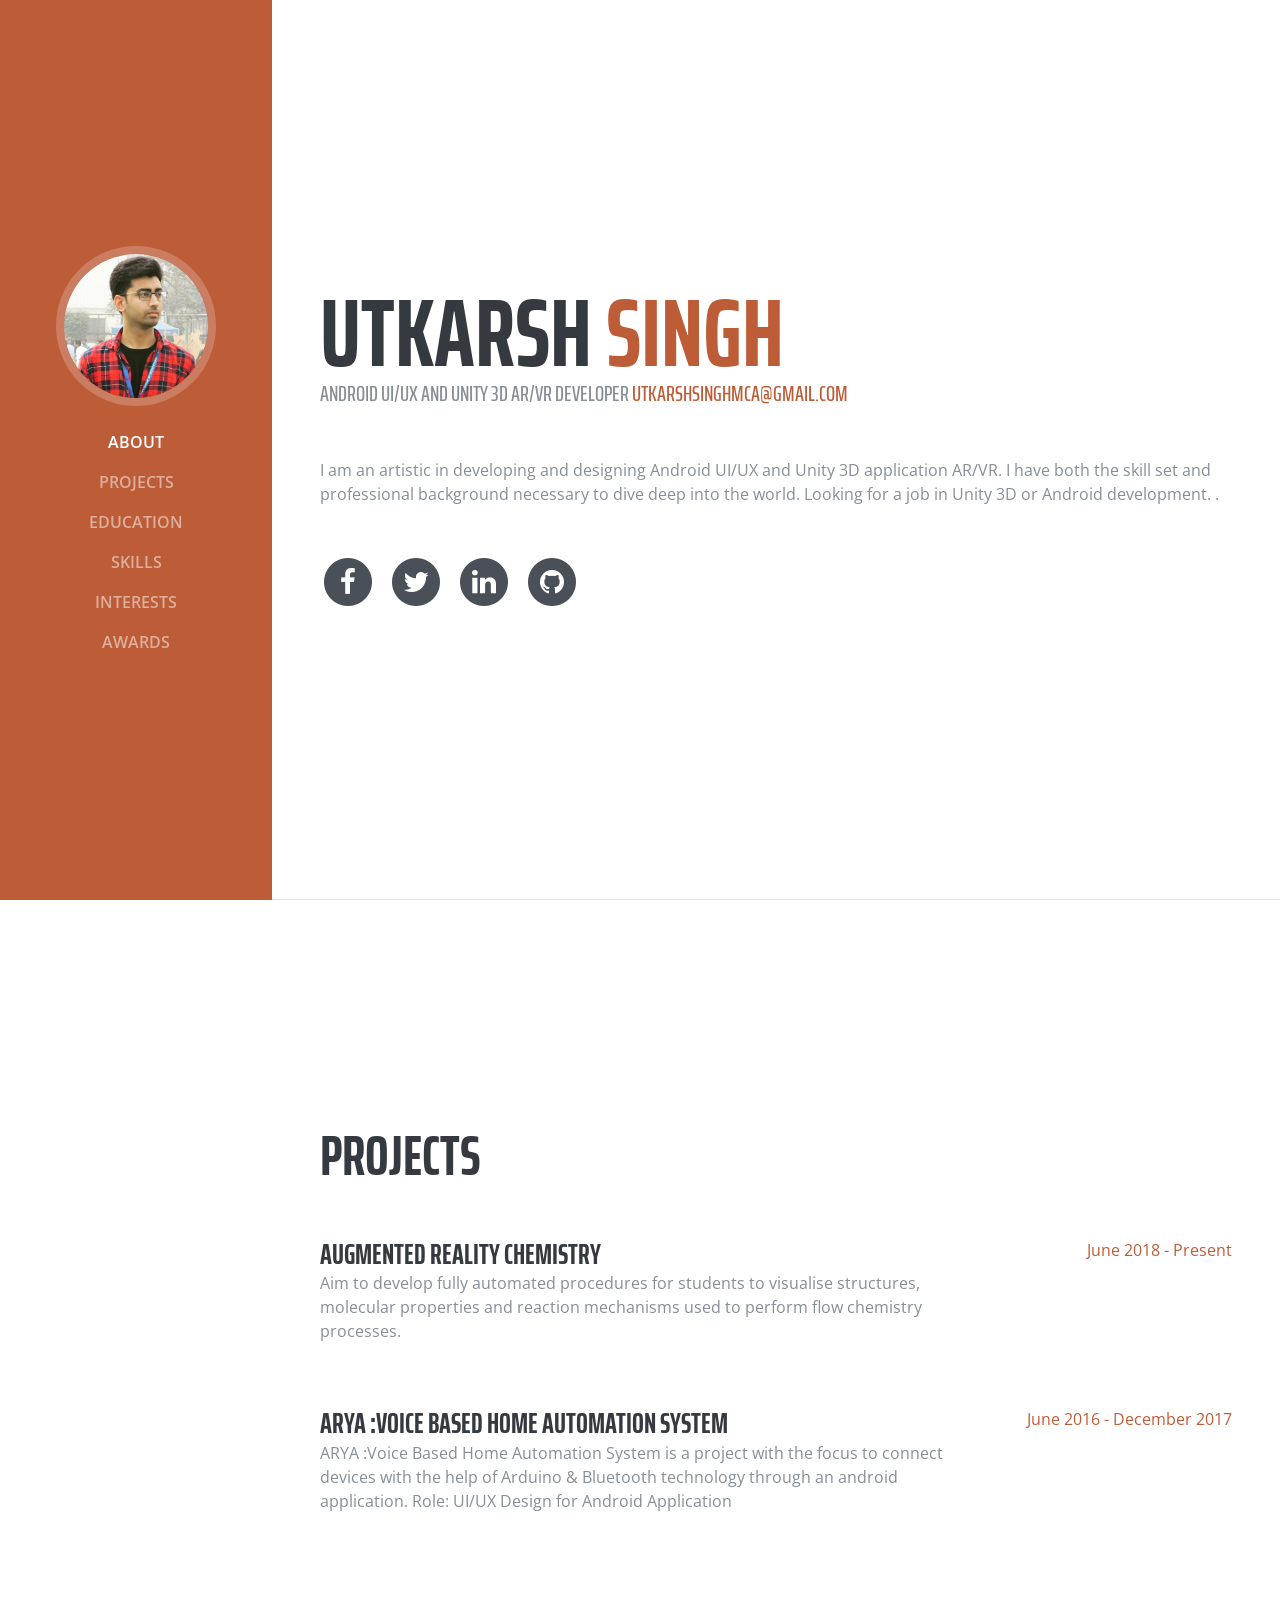
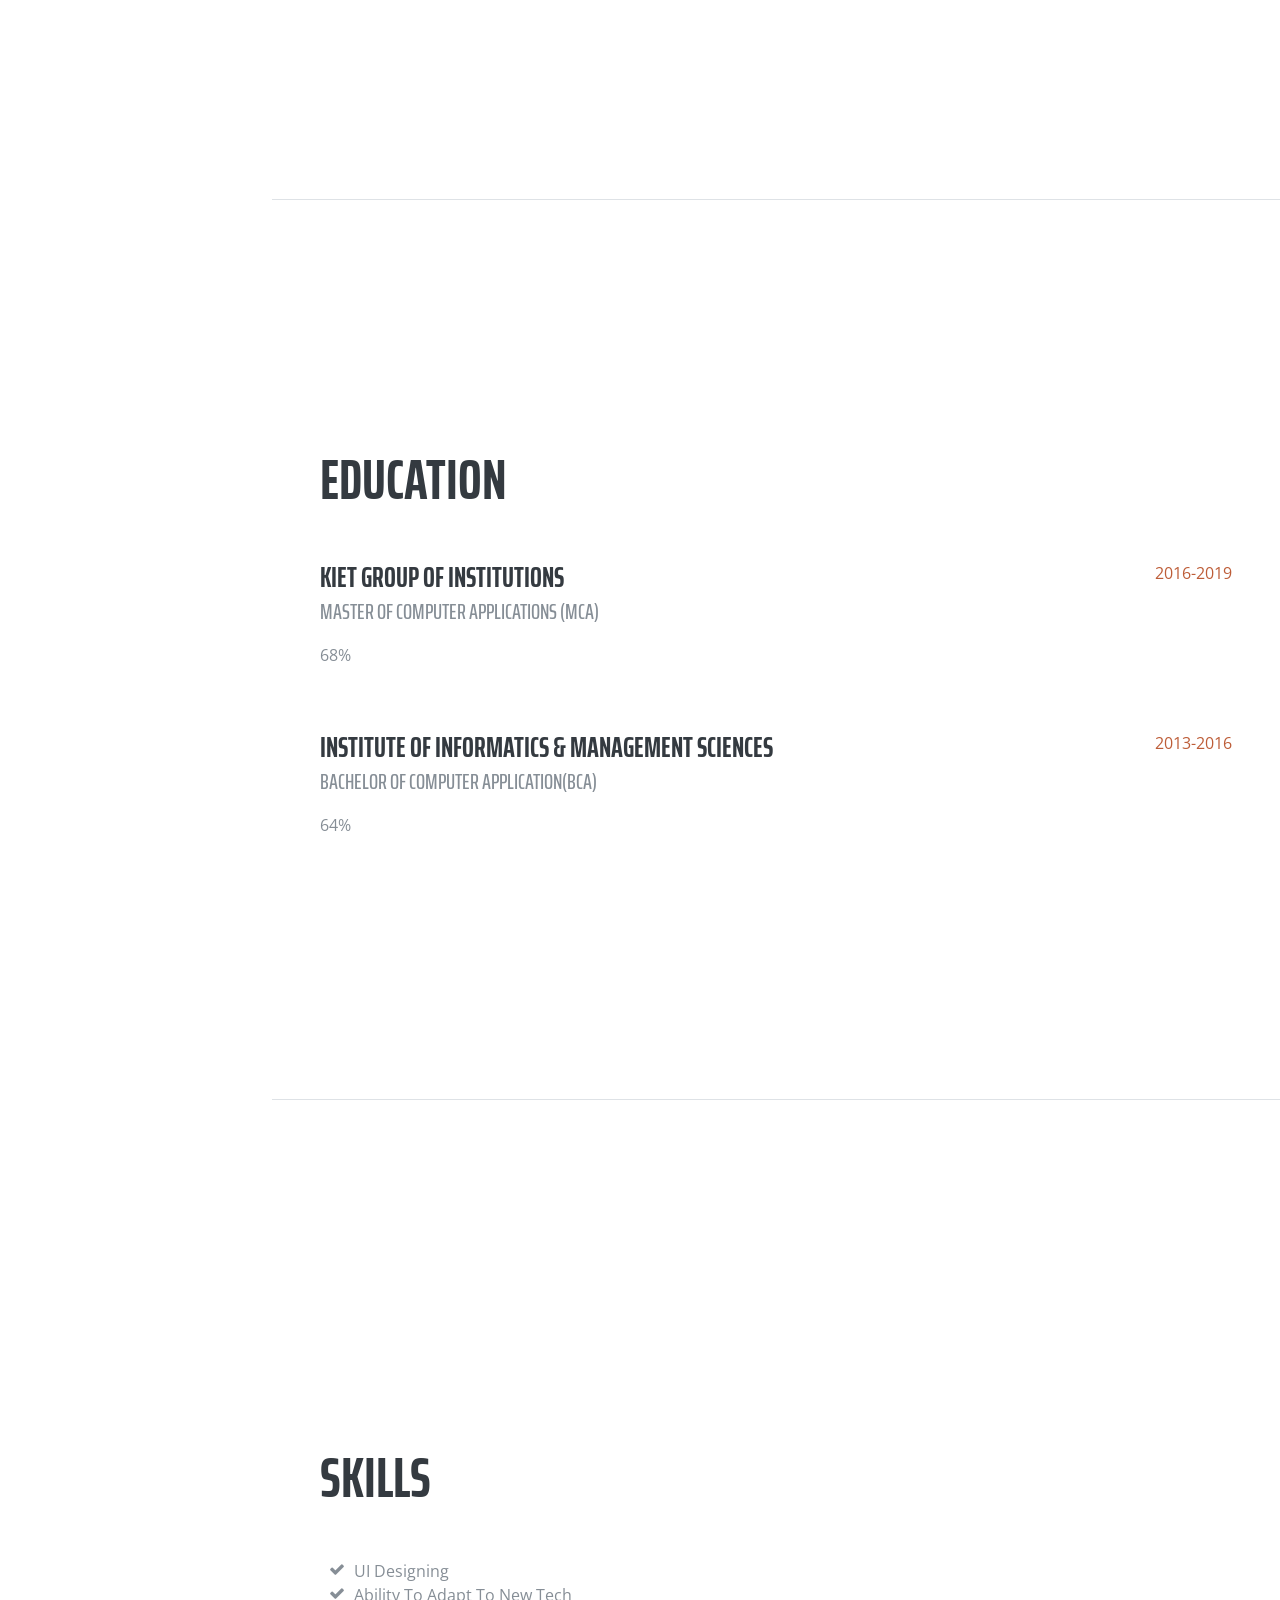
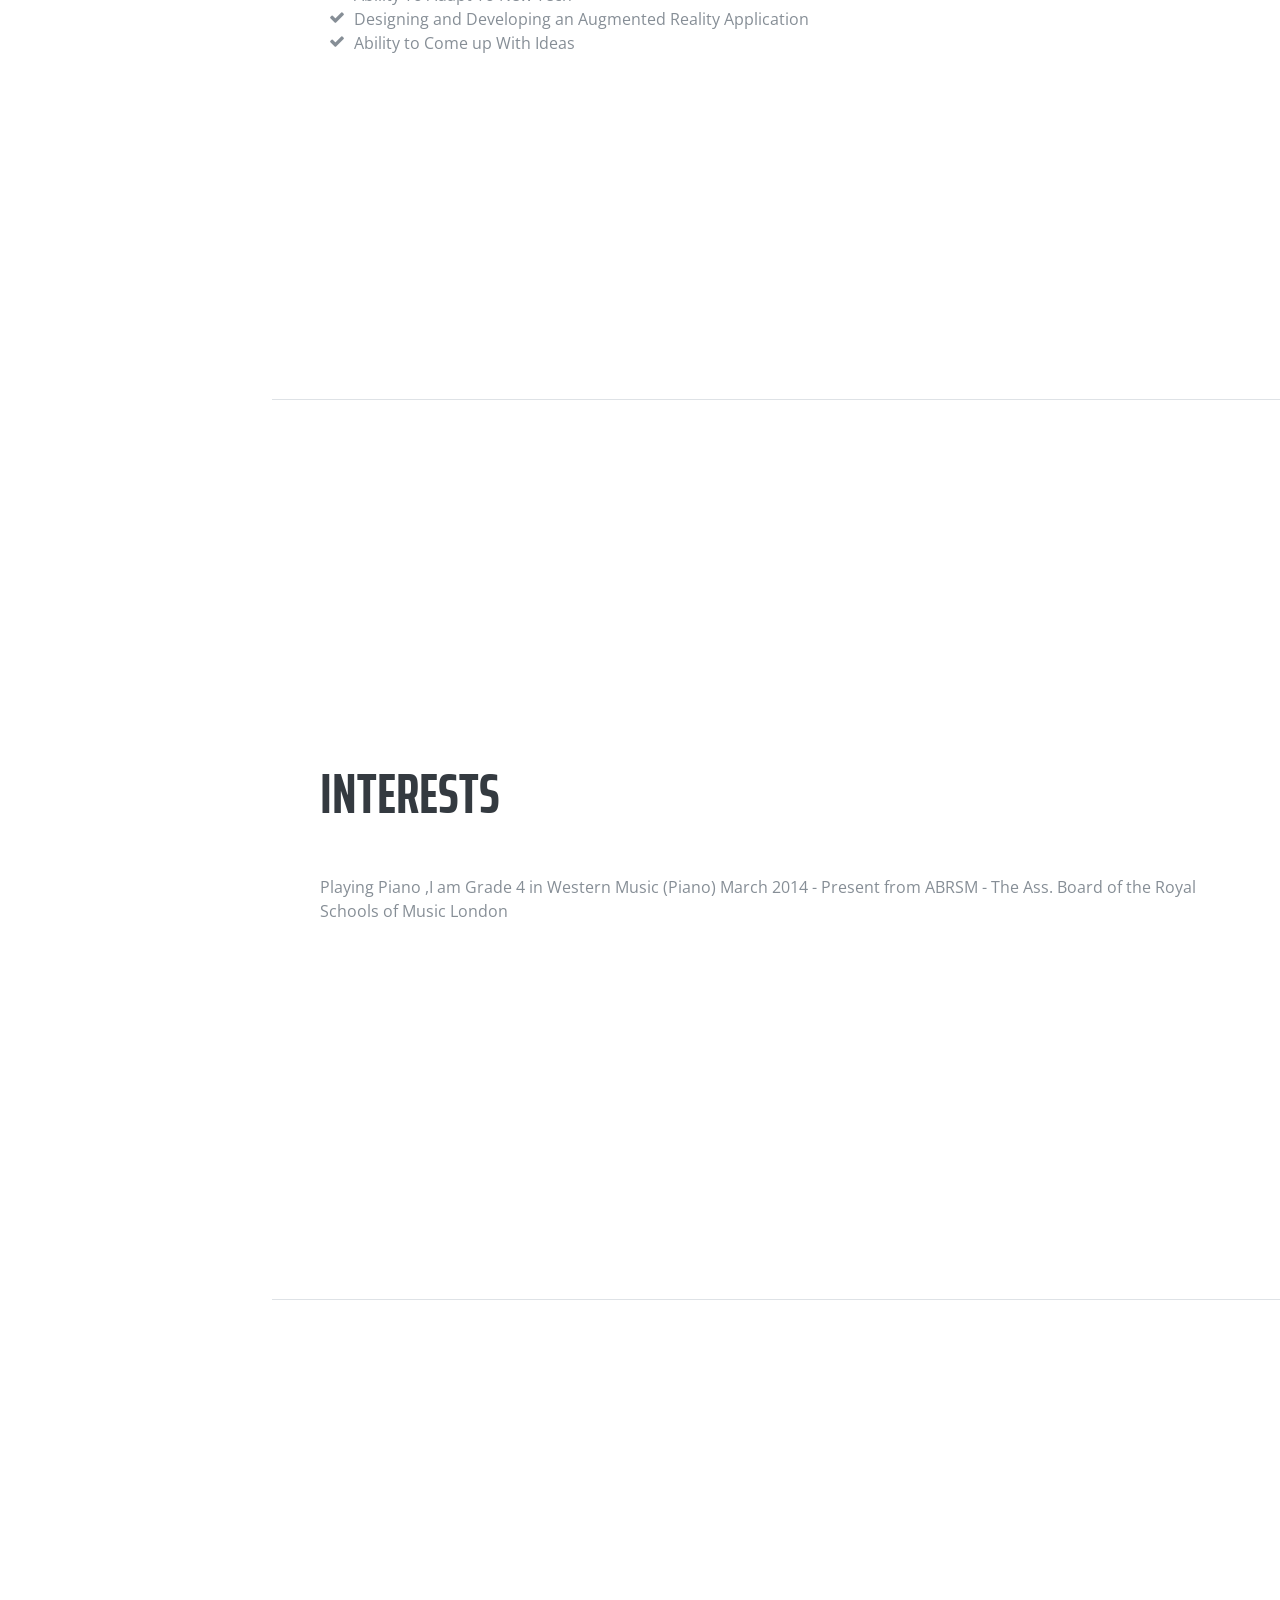
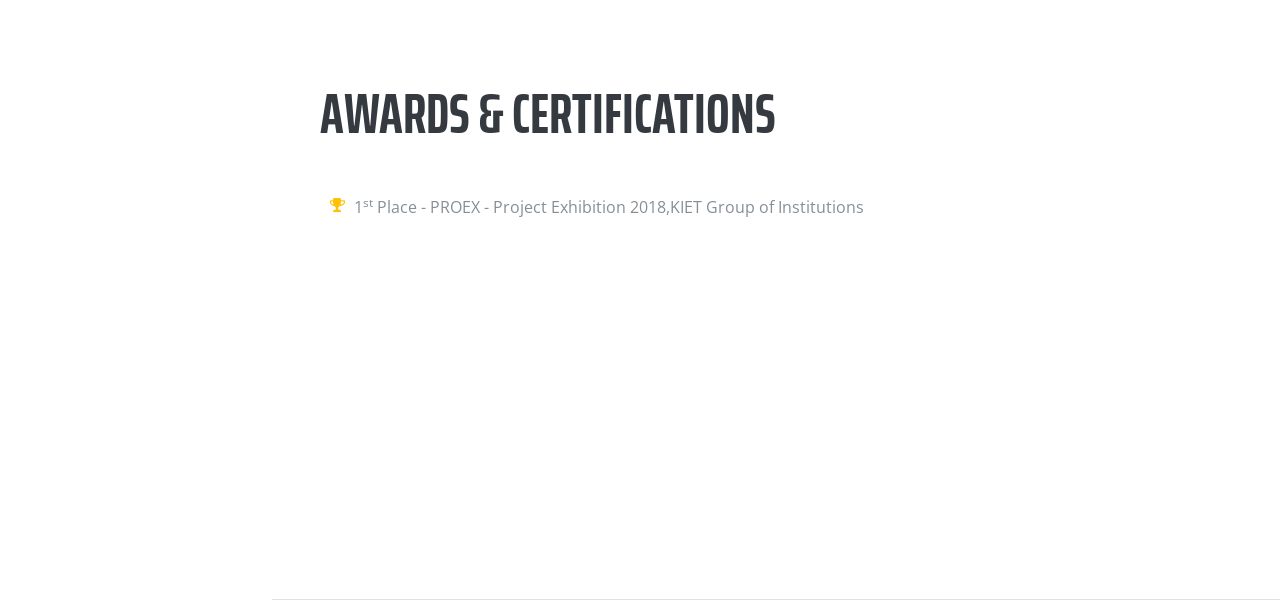
<file: Utkarsh/index.html>
<!DOCTYPE html>
<html lang="en">

  <head>

    <meta charset="utf-8">
    <meta name="viewport" content="width=device-width, initial-scale=1, shrink-to-fit=no">
    <meta name="description" content="">
    <meta name="author" content="">

    <title>Resume - Start Bootstrap Theme</title>

    <!-- Bootstrap core CSS -->
    <link href="vendor/bootstrap/css/bootstrap.min.css" rel="stylesheet">

    <!-- Custom fonts for this template -->
    <link href="https://fonts.googleapis.com/css?family=Saira+Extra+Condensed:100,200,300,400,500,600,700,800,900" rel="stylesheet">
    <link href="https://fonts.googleapis.com/css?family=Open+Sans:300,300i,400,400i,600,600i,700,700i,800,800i" rel="stylesheet">
    <link href="vendor/font-awesome/css/font-awesome.min.css" rel="stylesheet">
    <link href="vendor/devicons/css/devicons.min.css" rel="stylesheet">
    <link href="vendor/simple-line-icons/css/simple-line-icons.css" rel="stylesheet">

    <!-- Custom styles for this template -->
    <link href="css/resume.min.css" rel="stylesheet">

  </head>

  <body id="page-top">

    <nav class="navbar navbar-expand-lg navbar-dark bg-primary fixed-top" id="sideNav">
      <a class="navbar-brand js-scroll-trigger" href="#page-top">
        <span class="d-block d-lg-none">Start Bootstrap</span>
        <span class="d-none d-lg-block">
          <img class="img-fluid img-profile rounded-circle mx-auto mb-2" src="img/profile.jpg" alt="">
        </span>
      </a>
      <button class="navbar-toggler" type="button" data-toggle="collapse" data-target="#navbarSupportedContent" aria-controls="navbarSupportedContent" aria-expanded="false" aria-label="Toggle navigation">
        <span class="navbar-toggler-icon"></span>
      </button>
      <div class="collapse navbar-collapse" id="navbarSupportedContent">
        <ul class="navbar-nav">
          <li class="nav-item">
            <a class="nav-link js-scroll-trigger" href="#about">About</a>
          </li>
          <li class="nav-item">
            <a class="nav-link js-scroll-trigger" href="#experience">Projects</a>
          </li>
          <li class="nav-item">
            <a class="nav-link js-scroll-trigger" href="#education">Education</a>
          </li>
          <li class="nav-item">
            <a class="nav-link js-scroll-trigger" href="#skills">Skills</a>
          </li>
          <li class="nav-item">
            <a class="nav-link js-scroll-trigger" href="#interests">Interests</a>
          </li>
          <li class="nav-item">
            <a class="nav-link js-scroll-trigger" href="#awards">Awards</a>
          </li>
        </ul>
      </div>
    </nav>

    <div class="container-fluid p-0">

      <section class="resume-section p-3 p-lg-5 d-flex d-column" id="about">
        <div class="my-auto">
          <h1 class="mb-0">UTKARSH
            <span class="text-primary">SINGH</span>
          </h1>
          <div class="subheading mb-5">Android UI/UX and Unity 3D AR/VR Developer
            <a href="mailto:name@email.com">utkarshsinghmca@gmail.com</a>
          </div>
          <p class="mb-5">I am an artistic in developing and designing Android UI/UX and Unity 3D application AR/VR. I have both the skill set and professional background
necessary to dive deep into the world. Looking for a job in Unity 3D or Android development..</p>
          <ul class="list-inline list-social-icons mb-0">
            <li class="list-inline-item">
              <a href="https://www.facebook.com/utkarshsinghpianist">
                <span class="fa-stack fa-lg">
                  <i class="fa fa-circle fa-stack-2x"></i>
                  <i class="fa fa-facebook fa-stack-1x fa-inverse"></i>
                </span>
              </a>
            </li>
            <li class="list-inline-item">
              <a href="https://twitter.com/Utkarsh__Singh">
                <span class="fa-stack fa-lg">
                  <i class="fa fa-circle fa-stack-2x"></i>
                  <i class="fa fa-twitter fa-stack-1x fa-inverse"></i>
                </span>
              </a>
            </li>
            <li class="list-inline-item">
              <a href="https://www.linkedin.com/in/utkarshsinghmca/">
                <span class="fa-stack fa-lg">
                  <i class="fa fa-circle fa-stack-2x"></i>
                  <i class="fa fa-linkedin fa-stack-1x fa-inverse"></i>
                </span>
              </a>
            </li>
            <li class="list-inline-item">
              <a href="https://github.com/Utkarshsinghmca">
                <span class="fa-stack fa-lg">
                  <i class="fa fa-circle fa-stack-2x"></i>
                  <i class="fa fa-github fa-stack-1x fa-inverse"></i>
                </span>
              </a>
            </li>
          </ul>
        </div>
      </section>

      <section class="resume-section p-3 p-lg-5 d-flex flex-column" id="experience">
        <div class="my-auto">
          <h2 class="mb-5">Projects</h2>

          <div class="resume-item d-flex flex-column flex-md-row mb-5">
            <div class="resume-content mr-auto">
              <h3 class="mb-0">Augmented Reality Chemistry</h3>
              
              <p>Aim to develop fully automated procedures for students to visualise structures, molecular properties and reaction mechanisms used to
perform flow chemistry processes.</p>
            </div>
            <div class="resume-date text-md-right">
              <span class="text-primary">June 2018 - Present</span>
            </div>
          </div>

          <div class="resume-item d-flex flex-column flex-md-row mb-5">
            <div class="resume-content mr-auto">
              <h3 class="mb-0">ARYA :Voice Based Home Automation System</h3>
              
              <p>ARYA :Voice Based Home Automation System is a project with the focus to connect devices with the help of Arduino & Bluetooth
technology through an android application.
Role: UI/UX Design for Android Application</p>
            </div>
            <div class="resume-date text-md-right">
              <span class="text-primary">June 2016 - December 2017</span>
            </div>
          </div>

        

          

        </div>

      </section>

      <section class="resume-section p-3 p-lg-5 d-flex flex-column" id="education">
        <div class="my-auto">
          <h2 class="mb-5">Education</h2>

          <div class="resume-item d-flex flex-column flex-md-row mb-5">
            <div class="resume-content mr-auto">
              <h3 class="mb-0">KIET Group of Institutions</h3>
              <div class="subheading mb-3">Master of Computer Applications (MCA)</div>
              <p>68%</p>
            </div>
            <div class="resume-date text-md-right">
              <span class="text-primary">2016-2019</span>
            </div>
          </div>

          <div class="resume-item d-flex flex-column flex-md-row">
            <div class="resume-content mr-auto">
              <h3 class="mb-0">Institute of Informatics & Management Sciences</h3>
              <div class="subheading mb-3">Bachelor of Computer Application(BCA)</div>
              <p>64%</p>
            </div>
            <div class="resume-date text-md-right">
              <span class="text-primary">2013-2016</span>
            </div>
          </div>

        </div>
      </section>

      <section class="resume-section p-3 p-lg-5 d-flex flex-column" id="skills">
        <div class="my-auto">
          <h2 class="mb-5">Skills</h2>

         

          <div class="subheading mb-3"></div>
          <ul class="fa-ul mb-0">
            <li>
              <i class="fa-li fa fa-check"></i>
              UI Designing
</li>
            <li>
              <i class="fa-li fa fa-check"></i>
             Ability To Adapt To New Tech
</li>
            <li>
              <i class="fa-li fa fa-check"></i>
              Designing and Developing an Augmented Reality Application
</li>
            <li>
              <i class="fa-li fa fa-check"></i>
             Ability to Come up With Ideas</li>
          </ul>
        </div>
      </section>

      <section class="resume-section p-3 p-lg-5 d-flex flex-column" id="interests">
        <div class="my-auto">
          <h2 class="mb-5">Interests</h2>
          <p>Playing Piano
,I am Grade 4 in Western Music (Piano)
March 2014 - Present from
ABRSM - The Ass. Board of the Royal Schools of Music London</p>
         </div>
      </section>

      <section class="resume-section p-3 p-lg-5 d-flex flex-column" id="awards">
        <div class="my-auto">
          <h2 class="mb-5">Awards &amp; Certifications</h2>
          <ul class="fa-ul mb-0">
            
            <li>
              <i class="fa-li fa fa-trophy text-warning"></i>
              1<sup>st</sup>
              Place - PROEX - Project Exhibition 2018,KIET Group of Institutions</li>
            <li>
           
          </ul>
        </div>
      </section>

    </div>

    <!-- Bootstrap core JavaScript -->
    <script src="vendor/jquery/jquery.min.js"></script>
    <script src="vendor/bootstrap/js/bootstrap.bundle.min.js"></script>

    <!-- Plugin JavaScript -->
    <script src="vendor/jquery-easing/jquery.easing.min.js"></script>

    <!-- Custom scripts for this template -->
    <script src="js/resume.min.js"></script>

  </body>

</html>
</file>
<file: Utkarsh/vendor/simple-line-icons/css/simple-line-icons.css>
@font-face {
  font-family: 'simple-line-icons';
  src: url('../fonts/Simple-Line-Icons.eot?v=2.4.0');
  src: url('../fonts/Simple-Line-Icons.eot?v=2.4.0#iefix') format('embedded-opentype'), url('../fonts/Simple-Line-Icons.woff2?v=2.4.0') format('woff2'), url('../fonts/Simple-Line-Icons.ttf?v=2.4.0') format('truetype'), url('../fonts/Simple-Line-Icons.woff?v=2.4.0') format('woff'), url('../fonts/Simple-Line-Icons.svg?v=2.4.0#simple-line-icons') format('svg');
  font-weight: normal;
  font-style: normal;
}
/*
 Use the following CSS code if you want to have a class per icon.
 Instead of a list of all class selectors, you can use the generic [class*="icon-"] selector, but it's slower:
*/
.icon-user,
.icon-people,
.icon-user-female,
.icon-user-follow,
.icon-user-following,
.icon-user-unfollow,
.icon-login,
.icon-logout,
.icon-emotsmile,
.icon-phone,
.icon-call-end,
.icon-call-in,
.icon-call-out,
.icon-map,
.icon-location-pin,
.icon-direction,
.icon-directions,
.icon-compass,
.icon-layers,
.icon-menu,
.icon-list,
.icon-options-vertical,
.icon-options,
.icon-arrow-down,
.icon-arrow-left,
.icon-arrow-right,
.icon-arrow-up,
.icon-arrow-up-circle,
.icon-arrow-left-circle,
.icon-arrow-right-circle,
.icon-arrow-down-circle,
.icon-check,
.icon-clock,
.icon-plus,
.icon-minus,
.icon-close,
.icon-event,
.icon-exclamation,
.icon-organization,
.icon-trophy,
.icon-screen-smartphone,
.icon-screen-desktop,
.icon-plane,
.icon-notebook,
.icon-mustache,
.icon-mouse,
.icon-magnet,
.icon-energy,
.icon-disc,
.icon-cursor,
.icon-cursor-move,
.icon-crop,
.icon-chemistry,
.icon-speedometer,
.icon-shield,
.icon-screen-tablet,
.icon-magic-wand,
.icon-hourglass,
.icon-graduation,
.icon-ghost,
.icon-game-controller,
.icon-fire,
.icon-eyeglass,
.icon-envelope-open,
.icon-envelope-letter,
.icon-bell,
.icon-badge,
.icon-anchor,
.icon-wallet,
.icon-vector,
.icon-speech,
.icon-puzzle,
.icon-printer,
.icon-present,
.icon-playlist,
.icon-pin,
.icon-picture,
.icon-handbag,
.icon-globe-alt,
.icon-globe,
.icon-folder-alt,
.icon-folder,
.icon-film,
.icon-feed,
.icon-drop,
.icon-drawer,
.icon-docs,
.icon-doc,
.icon-diamond,
.icon-cup,
.icon-calculator,
.icon-bubbles,
.icon-briefcase,
.icon-book-open,
.icon-basket-loaded,
.icon-basket,
.icon-bag,
.icon-action-undo,
.icon-action-redo,
.icon-wrench,
.icon-umbrella,
.icon-trash,
.icon-tag,
.icon-support,
.icon-frame,
.icon-size-fullscreen,
.icon-size-actual,
.icon-shuffle,
.icon-share-alt,
.icon-share,
.icon-rocket,
.icon-question,
.icon-pie-chart,
.icon-pencil,
.icon-note,
.icon-loop,
.icon-home,
.icon-grid,
.icon-graph,
.icon-microphone,
.icon-music-tone-alt,
.icon-music-tone,
.icon-earphones-alt,
.icon-earphones,
.icon-equalizer,
.icon-like,
.icon-dislike,
.icon-control-start,
.icon-control-rewind,
.icon-control-play,
.icon-control-pause,
.icon-control-forward,
.icon-control-end,
.icon-volume-1,
.icon-volume-2,
.icon-volume-off,
.icon-calendar,
.icon-bulb,
.icon-chart,
.icon-ban,
.icon-bubble,
.icon-camrecorder,
.icon-camera,
.icon-cloud-download,
.icon-cloud-upload,
.icon-envelope,
.icon-eye,
.icon-flag,
.icon-heart,
.icon-info,
.icon-key,
.icon-link,
.icon-lock,
.icon-lock-open,
.icon-magnifier,
.icon-magnifier-add,
.icon-magnifier-remove,
.icon-paper-clip,
.icon-paper-plane,
.icon-power,
.icon-refresh,
.icon-reload,
.icon-settings,
.icon-star,
.icon-symbol-female,
.icon-symbol-male,
.icon-target,
.icon-credit-card,
.icon-paypal,
.icon-social-tumblr,
.icon-social-twitter,
.icon-social-facebook,
.icon-social-instagram,
.icon-social-linkedin,
.icon-social-pinterest,
.icon-social-github,
.icon-social-google,
.icon-social-reddit,
.icon-social-skype,
.icon-social-dribbble,
.icon-social-behance,
.icon-social-foursqare,
.icon-social-soundcloud,
.icon-social-spotify,
.icon-social-stumbleupon,
.icon-social-youtube,
.icon-social-dropbox,
.icon-social-vkontakte,
.icon-social-steam {
  font-family: 'simple-line-icons';
  speak: none;
  font-style: normal;
  font-weight: normal;
  font-variant: normal;
  text-transform: none;
  line-height: 1;
  /* Better Font Rendering =========== */
  -webkit-font-smoothing: antialiased;
  -moz-osx-font-smoothing: grayscale;
}
.icon-user:before {
  content: "\e005";
}
.icon-people:before {
  content: "\e001";
}
.icon-user-female:before {
  content: "\e000";
}
.icon-user-follow:before {
  content: "\e002";
}
.icon-user-following:before {
  content: "\e003";
}
.icon-user-unfollow:before {
  content: "\e004";
}
.icon-login:before {
  content: "\e066";
}
.icon-logout:before {
  content: "\e065";
}
.icon-emotsmile:before {
  content: "\e021";
}
.icon-phone:before {
  content: "\e600";
}
.icon-call-end:before {
  content: "\e048";
}
.icon-call-in:before {
  content: "\e047";
}
.icon-call-out:before {
  content: "\e046";
}
.icon-map:before {
  content: "\e033";
}
.icon-location-pin:before {
  content: "\e096";
}
.icon-direction:before {
  content: "\e042";
}
.icon-directions:before {
  content: "\e041";
}
.icon-compass:before {
  content: "\e045";
}
.icon-layers:before {
  content: "\e034";
}
.icon-menu:before {
  content: "\e601";
}
.icon-list:before {
  content: "\e067";
}
.icon-options-vertical:before {
  content: "\e602";
}
.icon-options:before {
  content: "\e603";
}
.icon-arrow-down:before {
  content: "\e604";
}
.icon-arrow-left:before {
  content: "\e605";
}
.icon-arrow-right:before {
  content: "\e606";
}
.icon-arrow-up:before {
  content: "\e607";
}
.icon-arrow-up-circle:before {
  content: "\e078";
}
.icon-arrow-left-circle:before {
  content: "\e07a";
}
.icon-arrow-right-circle:before {
  content: "\e079";
}
.icon-arrow-down-circle:before {
  content: "\e07b";
}
.icon-check:before {
  content: "\e080";
}
.icon-clock:before {
  content: "\e081";
}
.icon-plus:before {
  content: "\e095";
}
.icon-minus:before {
  content: "\e615";
}
.icon-close:before {
  content: "\e082";
}
.icon-event:before {
  content: "\e619";
}
.icon-exclamation:before {
  content: "\e617";
}
.icon-organization:before {
  content: "\e616";
}
.icon-trophy:before {
  content: "\e006";
}
.icon-screen-smartphone:before {
  content: "\e010";
}
.icon-screen-desktop:before {
  content: "\e011";
}
.icon-plane:before {
  content: "\e012";
}
.icon-notebook:before {
  content: "\e013";
}
.icon-mustache:before {
  content: "\e014";
}
.icon-mouse:before {
  content: "\e015";
}
.icon-magnet:before {
  content: "\e016";
}
.icon-energy:before {
  content: "\e020";
}
.icon-disc:before {
  content: "\e022";
}
.icon-cursor:before {
  content: "\e06e";
}
.icon-cursor-move:before {
  content: "\e023";
}
.icon-crop:before {
  content: "\e024";
}
.icon-chemistry:before {
  content: "\e026";
}
.icon-speedometer:before {
  content: "\e007";
}
.icon-shield:before {
  content: "\e00e";
}
.icon-screen-tablet:before {
  content: "\e00f";
}
.icon-magic-wand:before {
  content: "\e017";
}
.icon-hourglass:before {
  content: "\e018";
}
.icon-graduation:before {
  content: "\e019";
}
.icon-ghost:before {
  content: "\e01a";
}
.icon-game-controller:before {
  content: "\e01b";
}
.icon-fire:before {
  content: "\e01c";
}
.icon-eyeglass:before {
  content: "\e01d";
}
.icon-envelope-open:before {
  content: "\e01e";
}
.icon-envelope-letter:before {
  content: "\e01f";
}
.icon-bell:before {
  content: "\e027";
}
.icon-badge:before {
  content: "\e028";
}
.icon-anchor:before {
  content: "\e029";
}
.icon-wallet:before {
  content: "\e02a";
}
.icon-vector:before {
  content: "\e02b";
}
.icon-speech:before {
  content: "\e02c";
}
.icon-puzzle:before {
  content: "\e02d";
}
.icon-printer:before {
  content: "\e02e";
}
.icon-present:before {
  content: "\e02f";
}
.icon-playlist:before {
  content: "\e030";
}
.icon-pin:before {
  content: "\e031";
}
.icon-picture:before {
  content: "\e032";
}
.icon-handbag:before {
  content: "\e035";
}
.icon-globe-alt:before {
  content: "\e036";
}
.icon-globe:before {
  content: "\e037";
}
.icon-folder-alt:before {
  content: "\e039";
}
.icon-folder:before {
  content: "\e089";
}
.icon-film:before {
  content: "\e03a";
}
.icon-feed:before {
  content: "\e03b";
}
.icon-drop:before {
  content: "\e03e";
}
.icon-drawer:before {
  content: "\e03f";
}
.icon-docs:before {
  content: "\e040";
}
.icon-doc:before {
  content: "\e085";
}
.icon-diamond:before {
  content: "\e043";
}
.icon-cup:before {
  content: "\e044";
}
.icon-calculator:before {
  content: "\e049";
}
.icon-bubbles:before {
  content: "\e04a";
}
.icon-briefcase:before {
  content: "\e04b";
}
.icon-book-open:before {
  content: "\e04c";
}
.icon-basket-loaded:before {
  content: "\e04d";
}
.icon-basket:before {
  content: "\e04e";
}
.icon-bag:before {
  content: "\e04f";
}
.icon-action-undo:before {
  content: "\e050";
}
.icon-action-redo:before {
  content: "\e051";
}
.icon-wrench:before {
  content: "\e052";
}
.icon-umbrella:before {
  content: "\e053";
}
.icon-trash:before {
  content: "\e054";
}
.icon-tag:before {
  content: "\e055";
}
.icon-support:before {
  content: "\e056";
}
.icon-frame:before {
  content: "\e038";
}
.icon-size-fullscreen:before {
  content: "\e057";
}
.icon-size-actual:before {
  content: "\e058";
}
.icon-shuffle:before {
  content: "\e059";
}
.icon-share-alt:before {
  content: "\e05a";
}
.icon-share:before {
  content: "\e05b";
}
.icon-rocket:before {
  content: "\e05c";
}
.icon-question:before {
  content: "\e05d";
}
.icon-pie-chart:before {
  content: "\e05e";
}
.icon-pencil:before {
  content: "\e05f";
}
.icon-note:before {
  content: "\e060";
}
.icon-loop:before {
  content: "\e064";
}
.icon-home:before {
  content: "\e069";
}
.icon-grid:before {
  content: "\e06a";
}
.icon-graph:before {
  content: "\e06b";
}
.icon-microphone:before {
  content: "\e063";
}
.icon-music-tone-alt:before {
  content: "\e061";
}
.icon-music-tone:before {
  content: "\e062";
}
.icon-earphones-alt:before {
  content: "\e03c";
}
.icon-earphones:before {
  content: "\e03d";
}
.icon-equalizer:before {
  content: "\e06c";
}
.icon-like:before {
  content: "\e068";
}
.icon-dislike:before {
  content: "\e06d";
}
.icon-control-start:before {
  content: "\e06f";
}
.icon-control-rewind:before {
  content: "\e070";
}
.icon-control-play:before {
  content: "\e071";
}
.icon-control-pause:before {
  content: "\e072";
}
.icon-control-forward:before {
  content: "\e073";
}
.icon-control-end:before {
  content: "\e074";
}
.icon-volume-1:before {
  content: "\e09f";
}
.icon-volume-2:before {
  content: "\e0a0";
}
.icon-volume-off:before {
  content: "\e0a1";
}
.icon-calendar:before {
  content: "\e075";
}
.icon-bulb:before {
  content: "\e076";
}
.icon-chart:before {
  content: "\e077";
}
.icon-ban:before {
  content: "\e07c";
}
.icon-bubble:before {
  content: "\e07d";
}
.icon-camrecorder:before {
  content: "\e07e";
}
.icon-camera:before {
  content: "\e07f";
}
.icon-cloud-download:before {
  content: "\e083";
}
.icon-cloud-upload:before {
  content: "\e084";
}
.icon-envelope:before {
  content: "\e086";
}
.icon-eye:before {
  content: "\e087";
}
.icon-flag:before {
  content: "\e088";
}
.icon-heart:before {
  content: "\e08a";
}
.icon-info:before {
  content: "\e08b";
}
.icon-key:before {
  content: "\e08c";
}
.icon-link:before {
  content: "\e08d";
}
.icon-lock:before {
  content: "\e08e";
}
.icon-lock-open:before {
  content: "\e08f";
}
.icon-magnifier:before {
  content: "\e090";
}
.icon-magnifier-add:before {
  content: "\e091";
}
.icon-magnifier-remove:before {
  content: "\e092";
}
.icon-paper-clip:before {
  content: "\e093";
}
.icon-paper-plane:before {
  content: "\e094";
}
.icon-power:before {
  content: "\e097";
}
.icon-refresh:before {
  content: "\e098";
}
.icon-reload:before {
  content: "\e099";
}
.icon-settings:before {
  content: "\e09a";
}
.icon-star:before {
  content: "\e09b";
}
.icon-symbol-female:before {
  content: "\e09c";
}
.icon-symbol-male:before {
  content: "\e09d";
}
.icon-target:before {
  content: "\e09e";
}
.icon-credit-card:before {
  content: "\e025";
}
.icon-paypal:before {
  content: "\e608";
}
.icon-social-tumblr:before {
  content: "\e00a";
}
.icon-social-twitter:before {
  content: "\e009";
}
.icon-social-facebook:before {
  content: "\e00b";
}
.icon-social-instagram:before {
  content: "\e609";
}
.icon-social-linkedin:before {
  content: "\e60a";
}
.icon-social-pinterest:before {
  content: "\e60b";
}
.icon-social-github:before {
  content: "\e60c";
}
.icon-social-google:before {
  content: "\e60d";
}
.icon-social-reddit:before {
  content: "\e60e";
}
.icon-social-skype:before {
  content: "\e60f";
}
.icon-social-dribbble:before {
  content: "\e00d";
}
.icon-social-behance:before {
  content: "\e610";
}
.icon-social-foursqare:before {
  content: "\e611";
}
.icon-social-soundcloud:before {
  content: "\e612";
}
.icon-social-spotify:before {
  content: "\e613";
}
.icon-social-stumbleupon:before {
  content: "\e614";
}
.icon-social-youtube:before {
  content: "\e008";
}
.icon-social-dropbox:before {
  content: "\e00c";
}
.icon-social-vkontakte:before {
  content: "\e618";
}
.icon-social-steam:before {
  content: "\e620";
}
</file>
<file: Utkarsh/vendor/devicons/css/devicons.min.css>
/*!
 *  Devicons 1.8.0 made by Theodore Vorillas / http://vorillaz.com 
 */
@font-face{font-family:devicons;src:url(../fonts/devicons.eot?xqxft6);src:url(../fonts/devicons.eot?#iefixxqxft6) format("embedded-opentype"),url(../fonts/devicons.woff?xqxft6) format("woff"),url(../fonts/devicons.ttf?xqxft6) format("truetype"),url(../fonts/devicons.svg?xqxft6#devicons) format("svg");font-weight:400;font-style:normal}.devicons{font-family:devicons;speak:none;font-style:normal;font-weight:400;font-variant:normal;text-transform:none;line-height:1;-webkit-font-smoothing:antialiased;-moz-osx-font-smoothing:grayscale}.devicons-git:before{content:"\e602"}.devicons-git_compare:before{content:"\e628"}.devicons-git_branch:before{content:"\e625"}.devicons-git_commit:before{content:"\e629"}.devicons-git_pull_request:before{content:"\e626"}.devicons-git_merge:before{content:"\e627"}.devicons-bitbucket:before{content:"\e603"}.devicons-github_alt:before{content:"\e608"}.devicons-github_badge:before{content:"\e609"}.devicons-github:before{content:"\e60a"}.devicons-github_full:before{content:"\e617"}.devicons-java:before{content:"\e638"}.devicons-ruby:before{content:"\e639"}.devicons-scala:before{content:"\e637"}.devicons-python:before{content:"\e63c"}.devicons-go:before{content:"\e624"}.devicons-ruby_on_rails:before{content:"\e63b"}.devicons-django:before{content:"\e61d"}.devicons-markdown:before{content:"\e63e"}.devicons-php:before{content:"\e63d"}.devicons-mysql:before{content:"\e604"}.devicons-streamline:before{content:"\e605"}.devicons-database:before{content:"\e606"}.devicons-laravel:before{content:"\e63f"}.devicons-javascript:before{content:"\e64e"}.devicons-angular:before{content:"\e653"}.devicons-backbone:before{content:"\e652"}.devicons-coffeescript:before{content:"\e651"}.devicons-jquery:before{content:"\e650"}.devicons-modernizr:before{content:"\e620"}.devicons-jquery_ui:before{content:"\e654"}.devicons-ember:before{content:"\e61b"}.devicons-dojo:before{content:"\e61c"}.devicons-nodejs:before{content:"\e619"}.devicons-nodejs_small:before{content:"\e618"}.devicons-javascript_shield:before{content:"\e64f"}.devicons-bootstrap:before{content:"\e647"}.devicons-sass:before{content:"\e64b"}.devicons-css3_full:before{content:"\e64a"}.devicons-css3:before{content:"\e649"}.devicons-html5:before{content:"\e636"}.devicons-html5_multimedia:before{content:"\e632"}.devicons-html5_device_access:before{content:"\e633"}.devicons-html5_3d_effects:before{content:"\e635"}.devicons-html5_connectivity:before{content:"\e634"}.devicons-ghost_small:before{content:"\e614"}.devicons-ghost:before{content:"\e61f"}.devicons-magento:before{content:"\e640"}.devicons-joomla:before{content:"\e641"}.devicons-jekyll_small:before{content:"\e60d"}.devicons-drupal:before{content:"\e642"}.devicons-wordpress:before{content:"\e60b"}.devicons-grunt:before{content:"\e64c"}.devicons-bower:before{content:"\e64d"}.devicons-npm:before{content:"\e61e"}.devicons-yahoo_small:before{content:"\e62b"}.devicons-yahoo:before{content:"\e615"}.devicons-bing_small:before{content:"\e600"}.devicons-windows:before{content:"\e60f"}.devicons-linux:before{content:"\e612"}.devicons-ubuntu:before{content:"\e63a"}.devicons-android:before{content:"\e60e"}.devicons-apple:before{content:"\e611"}.devicons-appstore:before{content:"\e613"}.devicons-phonegap:before{content:"\e630"}.devicons-blackberry:before{content:"\e623"}.devicons-stackoverflow:before{content:"\e610"}.devicons-techcrunch:before{content:"\e62c"}.devicons-codrops:before{content:"\e62f"}.devicons-css_tricks:before{content:"\e601"}.devicons-smashing_magazine:before{content:"\e62d"}.devicons-netmagazine:before{content:"\e62e"}.devicons-codepen:before{content:"\e616"}.devicons-cssdeck:before{content:"\e62a"}.devicons-hackernews:before{content:"\e61a"}.devicons-dropbox:before{content:"\e607"}.devicons-google_drive:before{content:"\e631"}.devicons-visualstudio:before{content:"\e60c"}.devicons-unity_small:before{content:"\e621"}.devicons-raspberry_pi:before{content:"\e622"}.devicons-chrome:before{content:"\e643"}.devicons-ie:before{content:"\e644"}.devicons-firefox:before{content:"\e645"}.devicons-opera:before{content:"\e646"}.devicons-safari:before{content:"\e648"}.devicons-swift:before{content:"\e655"}.devicons-symfony:before{content:"\e656"}.devicons-symfony_badge:before{content:"\e657"}.devicons-less:before{content:"\e658"}.devicons-stylus:before{content:"\e659"}.devicons-trello:before{content:"\e65a"}.devicons-atlassian:before{content:"\e65b"}.devicons-jira:before{content:"\e65c"}.devicons-envato:before{content:"\e65d"}.devicons-snap_svg:before{content:"\e65e"}.devicons-raphael:before{content:"\e65f"}.devicons-google_analytics:before{content:"\e660"}.devicons-compass:before{content:"\e661"}.devicons-onedrive:before{content:"\e662"}.devicons-gulp:before{content:"\e663"}.devicons-atom:before{content:"\e664"}.devicons-cisco:before{content:"\e665"}.devicons-nancy:before{content:"\e666"}.devicons-clojure:before{content:"\e668"}.devicons-clojure_alt:before{content:"\e66a"}.devicons-perl:before{content:"\e669"}.devicons-celluloid:before{content:"\e66b"}.devicons-w3c:before{content:"\e66c"}.devicons-redis:before{content:"\e66d"}.devicons-postgresql:before{content:"\e66e"}.devicons-webplatform:before{content:"\e66f"}.devicons-jenkins:before{content:"\e667"}.devicons-requirejs:before{content:"\e670"}.devicons-opensource:before{content:"\e671"}.devicons-typo3:before{content:"\e672"}.devicons-uikit:before{content:"\e673"}.devicons-doctrine:before{content:"\e674"}.devicons-groovy:before{content:"\e675"}.devicons-nginx:before{content:"\e676"}.devicons-haskell:before{content:"\e677"}.devicons-zend:before{content:"\e678"}.devicons-gnu:before{content:"\e679"}.devicons-yeoman:before{content:"\e67a"}.devicons-heroku:before{content:"\e67b"}.devicons-debian:before{content:"\e67d"}.devicons-travis:before{content:"\e67e"}.devicons-dotnet:before{content:"\e67f"}.devicons-codeigniter:before{content:"\e680"}.devicons-javascript_badge:before{content:"\e681"}.devicons-yii:before{content:"\e682"}.devicons-msql_server:before{content:"\e67c"}.devicons-composer:before{content:"\e683"}.devicons-krakenjs_badge:before{content:"\e684"}.devicons-krakenjs:before{content:"\e685"}.devicons-mozilla:before{content:"\e686"}.devicons-firebase:before{content:"\e687"}.devicons-sizzlejs:before{content:"\e688"}.devicons-creativecommons:before{content:"\e689"}.devicons-creativecommons_badge:before{content:"\e68a"}.devicons-mitlicence:before{content:"\e68b"}.devicons-senchatouch:before{content:"\e68c"}.devicons-bugsense:before{content:"\e68d"}.devicons-extjs:before{content:"\e68e"}.devicons-mootools_badge:before{content:"\e68f"}.devicons-mootools:before{content:"\e690"}.devicons-ruby_rough:before{content:"\e691"}.devicons-komodo:before{content:"\e692"}.devicons-coda:before{content:"\e693"}.devicons-bintray:before{content:"\e694"}.devicons-terminal:before{content:"\e695"}.devicons-code:before{content:"\e696"}.devicons-responsive:before{content:"\e697"}.devicons-dart:before{content:"\e698"}.devicons-aptana:before{content:"\e699"}.devicons-mailchimp:before{content:"\e69a"}.devicons-netbeans:before{content:"\e69b"}.devicons-dreamweaver:before{content:"\e69c"}.devicons-brackets:before{content:"\e69d"}.devicons-eclipse:before{content:"\e69e"}.devicons-cloud9:before{content:"\e69f"}.devicons-scrum:before{content:"\e6a0"}.devicons-prolog:before{content:"\e6a1"}.devicons-terminal_badge:before{content:"\e6a2"}.devicons-code_badge:before{content:"\e6a3"}.devicons-mongodb:before{content:"\e6a4"}.devicons-meteor:before{content:"\e6a5"}.devicons-meteorfull:before{content:"\e6a6"}.devicons-fsharp:before{content:"\e6a7"}.devicons-rust:before{content:"\e6a8"}.devicons-ionic:before{content:"\e6a9"}.devicons-sublime:before{content:"\e6aa"}.devicons-appcelerator:before{content:"\e6ab"}.devicons-asterisk:before{content:"\e6ac"}.devicons-aws:before{content:"\e6ad"}.devicons-digital-ocean:before{content:"\e6ae"}.devicons-dlang:before{content:"\e6af"}.devicons-docker:before{content:"\e6b0"}.devicons-erlang:before{content:"\e6b1"}.devicons-google-cloud-platform:before{content:"\e6b2"}.devicons-grails:before{content:"\e6b3"}.devicons-illustrator:before{content:"\e6b4"}.devicons-intellij:before{content:"\e6b5"}.devicons-materializecss:before{content:"\e6b6"}.devicons-openshift:before{content:"\e6b7"}.devicons-photoshop:before{content:"\e6b8"}.devicons-rackspace:before{content:"\e6b9"}.devicons-react:before{content:"\e6ba"}.devicons-redhat:before{content:"\e6bb"}.devicons-scriptcs:before{content:"\e6bc"}.devicons-sqllite:before{content:"\e6c4"}.devicons-vim:before{content:"\e6c5"}
</file>
<file: Utkarsh/css/resume.min.css>
body{font-family:'Open Sans',serif;padding-top:54px;color:#868e96}@media (min-width:992px){body{padding-top:0;padding-left:17rem}}h1,h2,h3,h4,h5,h6{font-family:'Saira Extra Condensed',serif;font-weight:700;text-transform:uppercase;color:#343a40}h1{font-size:6rem;line-height:5.5rem}h2{font-size:3.5rem}.subheading{text-transform:uppercase;font-weight:500;font-family:'Saira Extra Condensed',serif;font-size:1.35rem}.list-social-icons a{color:#495057}.list-social-icons a:hover{color:#bd5d38}.list-social-icons a .fa-lg{font-size:1.75rem}.list-icons{font-size:3rem}.list-icons .list-inline-item i:hover{color:#bd5d38}#sideNav .navbar-nav .nav-item .nav-link{font-weight:600;text-transform:uppercase}@media (min-width:992px){#sideNav{text-align:center;position:fixed;top:0;left:0;display:flex;flex-direction:column;width:17rem;height:100vh}#sideNav .navbar-brand{display:flex;margin:auto auto 0;padding:.5rem}#sideNav .navbar-brand .img-profile{max-width:10rem;max-height:10rem;border:.5rem solid rgba(255,255,255,.2)}#sideNav .navbar-collapse{display:flex;align-items:flex-start;flex-grow:0;width:100%;margin-bottom:auto}#sideNav .navbar-collapse .navbar-nav{flex-direction:column;width:100%}#sideNav .navbar-collapse .navbar-nav .nav-item{display:block}#sideNav .navbar-collapse .navbar-nav .nav-item .nav-link{display:block}}section.resume-section{border-bottom:1px solid #dee2e6;padding-top:5rem!important;padding-bottom:5rem!important}section.resume-section .resume-item .resume-date{min-width:none}@media (min-width:768px){section.resume-section{min-height:100vh}section.resume-section .resume-item .resume-date{min-width:18rem}}@media (min-width:992px){section.resume-section{padding-top:3rem!important;padding-bottom:3rem!important}}.bg-primary{background-color:#bd5d38!important}.text-primary{color:#bd5d38!important}a{color:#bd5d38}a:active,a:focus,a:hover{color:#824027}
</file>
